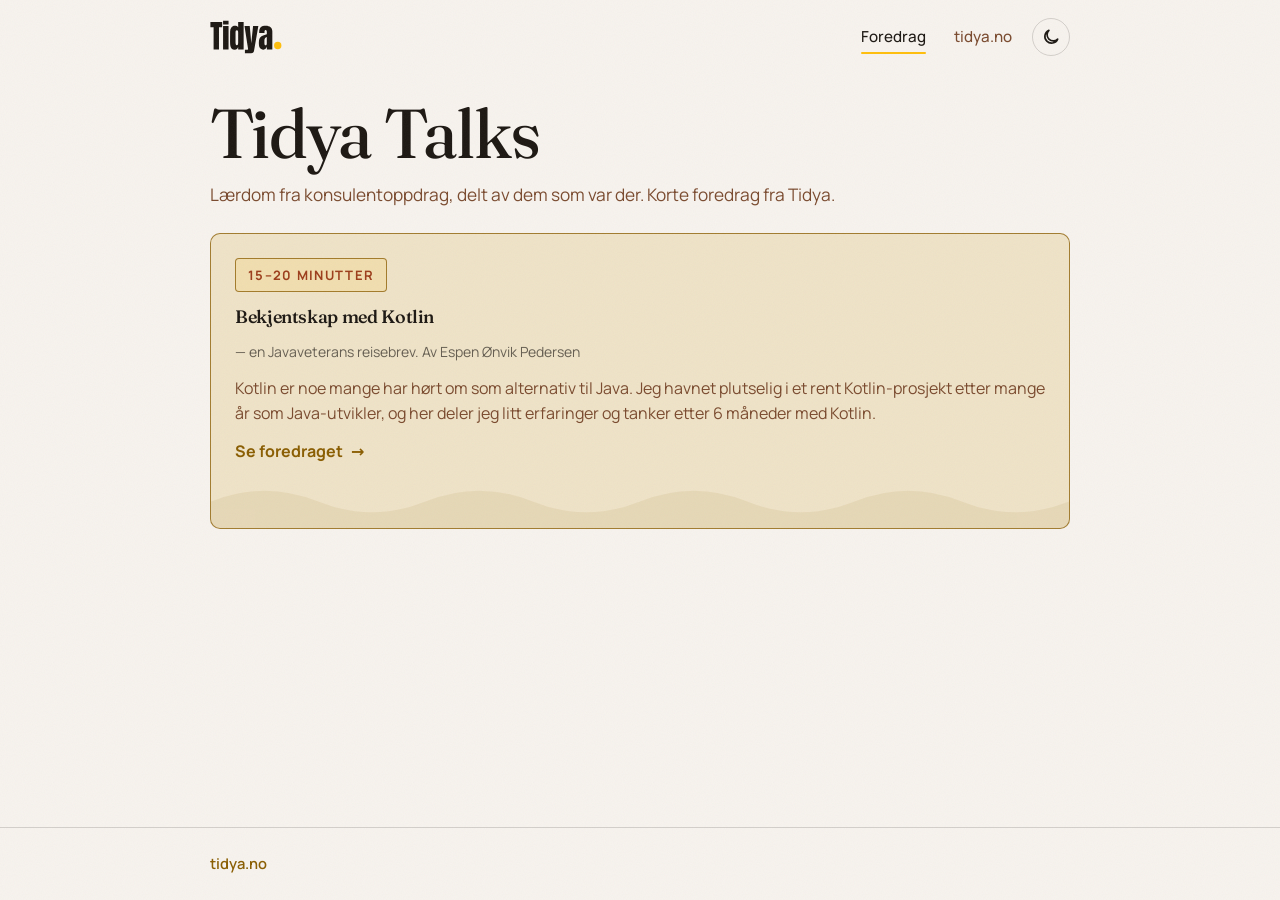
<file: index.html>
<!DOCTYPE html>
<html lang="nb">
<head>
	<meta charset="utf-8">
	<meta name="viewport" content="width=device-width, initial-scale=1, viewport-fit=cover">
	<title>Tidya Talks</title>
	<meta name="description" content="Lærdom fra konsulentoppdrag, delt av dem som var der. Korte foredrag fra Tidya.">
	<meta name="theme-color" content="#1a1816" media="(prefers-color-scheme: dark)">
	<meta name="theme-color" content="#f7f3ee" media="(prefers-color-scheme: light)">
	<script>try{var t=localStorage.getItem('tidya-talks-theme');if(t==='light'||t==='dark')document.documentElement.setAttribute('data-theme',t)}catch(e){}</script>
	<link rel="icon" href="brand/favicon.ico" sizes="32x32">
	<link rel="icon" href="brand/favicon.svg" type="image/svg+xml">
	<link rel="apple-touch-icon" href="brand/apple-touch-icon.png">
	<link rel="stylesheet" href="tokens.css">
	<link rel="stylesheet" href="components.css">
	<link rel="stylesheet" href="talks.css">
</head>
<body class="editorial">
<div class="grain" aria-hidden="true"></div>

<header class="site-header">
	<div class="site-header-inner">
		<a class="site-brand" href="./">
			<span class="logo">
				<img class="logo-for-dark" src="brand/logo-mork-bakgrunn.svg" alt="Tidya" height="32">
				<img class="logo-for-light" src="brand/logo-lys-bakgrunn.svg" alt="Tidya" height="32">
			</span>
		</a>
		<div class="site-header-actions">
			<nav class="site-nav" id="site-nav" aria-label="Hovedmeny">
				<a href="#foredrag" aria-current="page">Foredrag</a>
				<a href="https://tidya.no">tidya.no</a>
			</nav>
			<button class="theme-toggle" type="button" data-theme-toggle data-theme-key="tidya-talks-theme" aria-label="Bytt til lys modus">
				<svg class="icon-sun" width="20" height="20" viewBox="0 0 24 24" fill="none" stroke="currentColor" stroke-width="2" stroke-linecap="round" stroke-linejoin="round" aria-hidden="true"><circle cx="12" cy="12" r="4"/><path d="M12 2v2M12 20v2M4.93 4.93l1.41 1.41M17.66 17.66l1.41 1.41M2 12h2M20 12h2M6.34 17.66l-1.41 1.41M19.07 4.93l-1.41 1.41"/></svg>
				<svg class="icon-moon" width="20" height="20" viewBox="0 0 24 24" fill="none" stroke="currentColor" stroke-width="2" stroke-linecap="round" stroke-linejoin="round" aria-hidden="true"><path d="M20 14.5A8 8 0 1 1 9.5 4a6.5 6.5 0 0 0 10.5 10.5Z"/></svg>
			</button>
			<button class="site-nav-toggle" type="button" data-nav-toggle aria-label="Åpne meny" aria-expanded="false" aria-controls="site-nav">
				<svg class="icon-menu" width="22" height="22" viewBox="0 0 24 24" fill="none" stroke="currentColor" stroke-width="2" stroke-linecap="round" stroke-linejoin="round" aria-hidden="true"><path d="M4 6h16M4 12h16M4 18h16"/></svg>
				<svg class="icon-close" width="22" height="22" viewBox="0 0 24 24" fill="none" stroke="currentColor" stroke-width="2" stroke-linecap="round" stroke-linejoin="round" aria-hidden="true"><path d="M6 6l12 12M18 6L6 18"/></svg>
			</button>
		</div>
	</div>
</header>

<main class="site-header-offset">
	<section class="section-pad intro">
		<div class="container">
			<h1 class="h1" data-rise="1">Tidya Talks</h1>
			<p class="lead" data-rise="2">Lærdom fra konsulentoppdrag, delt av dem som var der. Korte foredrag fra Tidya.</p>
		</div>
	</section>

	<section class="section-pad foredrag" id="foredrag" aria-labelledby="foredrag-tittel">
		<div class="container">
			<h2 class="sr-only" id="foredrag-tittel">Foredrag</h2>
			<a class="card card-accent card-link card-wave" href="bekjentskap-med-kotlin.html" data-reveal>
				<span class="card-tag">15–20 minutter</span>
				<h3 class="h3">Bekjentskap med Kotlin</h3>
				<p class="note">— en Javaveterans reisebrev. Av Espen Ønvik Pedersen</p>
				<p class="card-body">Kotlin er noe mange har hørt om som alternativ til Java. Jeg havnet plutselig i et rent Kotlin-prosjekt etter mange år som Java-utvikler, og her deler jeg litt erfaringer og tanker etter 6 måneder med Kotlin.</p>
				<span class="card-more">Se foredraget <span class="card-arrow" aria-hidden="true">→</span></span>
			</a>
		</div>
	</section>
</main>

<footer class="site-footer">
	<div class="container site-footer-inner">
		<a href="https://tidya.no">tidya.no</a>
	</div>
</footer>

<script src="header.js"></script>
<script src="effects.js"></script>
</body>
</html>
</file>
<file: tokens.css>
/* Tidya design tokens — mørk modus er standard, lys følger OS eller data-theme="light" */

/* Selvhostede fonter (SIL OFL 1.1, se fonts/LICENSE-*.txt). Latin-subset dekker æ, ø og å. */
@font-face {
	font-family: 'Manrope';
	font-style: normal;
	font-weight: 200 800;
	font-display: swap;
	src: url('fonts/manrope-latin-wght-normal.woff2') format('woff2');
}
@font-face {
	font-family: 'Fraunces';
	font-style: normal;
	font-weight: 100 900;
	font-display: swap;
	src: url('fonts/fraunces-latin-opsz-wght-normal.woff2') format('woff2');
}

:root {
	color-scheme: dark;
	/* Mørk modus */
	--color-bg:                   #1a1816;
	--color-surface:              #272422;
	--color-text:                 #f5efe6;
	--color-text-secondary:       #d4a88f;
	--color-text-muted:           rgba(245, 239, 230, 0.55);
	--color-accent:               #ffbe0b;
	--color-accent-hover:         #ffc933;
	--color-accent-fill:          #ffbe0b;
	--color-accent-fill-hover:    #ffc933;
	--color-on-accent:            #1c1712;
	--color-label:                #e0956d;
	--color-link:                 var(--color-accent);
	--color-error:                #ff5c5c;
	--color-success:              #4cc38a;
	--color-warning:              #ff9f43;
	--color-info:                 #6cb6ff;
	--color-error-bg:             rgba(255, 82, 82, 0.12);
	--color-success-bg:           rgba(76, 195, 138, 0.12);
	--color-warning-bg:           rgba(255, 159, 67, 0.12);
	--color-info-bg:              rgba(108, 182, 255, 0.12);
	--color-border:               rgba(255, 255, 255, 0.06);
	--color-border-subtle:        rgba(255, 255, 255, 0.10);
	--color-border-control:       rgba(255, 255, 255, 0.34);
	--color-accent-border:        rgba(255, 190, 11, 0.46);
	--color-accent-bg-subtle:     rgba(255, 190, 11, 0.05);
	--color-focus-halo:            rgba(255, 190, 11, 0.18);
	--shadow-md:                  0 4px 12px rgba(0, 0, 0, 0.45);
	--shadow-lg:                  0 12px 32px rgba(0, 0, 0, 0.55);
	--color-overlay:              rgba(0, 0, 0, 0.60);

	--font-body:    'Manrope', system-ui, sans-serif;
	--font-display: 'Fraunces', Georgia, serif;

	--text-xs:   0.8125rem;
	--text-sm:   0.875rem;
	--text-base: 1rem;
	--text-lg:   1.125rem;
	--text-xl:   1.35rem;
	--text-2xl:  1.5rem;
	--text-3xl:  clamp(2rem, 5vw, 3rem);
	--text-display: clamp(2.5rem, 7vw, 4.5rem);

	--leading-tight:  1.2;
	--leading-normal: 1.6;

	--font-mono: ui-monospace, 'SFMono-Regular', Menlo, Consolas, monospace;

	--r-sm: 4px;
	--r-md: 6px;
	--r-lg: 8px;
	--r-xl: 10px;

	--space-1: 4px;
	--space-2: 8px;
	--space-3: 12px;
	--space-4: 16px;
	--space-5: 24px;
	--space-6: 32px;
	--space-7: 48px;

	--t-fast: 0.15s ease;
	--t-lift: 0.1s ease;
	--ease-out: cubic-bezier(0.22, 1, 0.36, 1);
}

@media (prefers-color-scheme: light) {
	:root:not([data-theme="dark"]) {
		color-scheme: light;
		--color-bg:                   #f7f3ee;
		--color-surface:              #ede8e1;
		--color-text:                 #1c1712;
		--color-text-secondary:       #7a4a2e;
		--color-text-muted:           rgba(28, 23, 18, 0.65);
		--color-accent:               #8a5d00;
		--color-accent-hover:         #6b4900;
		--color-accent-fill:          #ffbe0b;
		--color-accent-fill-hover:    #f0a800;
		--color-on-accent:            #1c1712;
		--color-label:                #9c3d1a;
		--color-error:                #c41c1c;
		--color-success:              #17703f;
		--color-warning:              #9a4d00;
		--color-info:                 #1a5a9e;
		--color-error-bg:             rgba(200, 32, 32, 0.08);
		--color-success-bg:           rgba(23, 112, 63, 0.10);
		--color-warning-bg:           rgba(154, 77, 0, 0.10);
		--color-info-bg:              rgba(26, 90, 158, 0.10);
		--color-border:               rgba(28, 23, 18, 0.10);
		--color-border-subtle:        rgba(28, 23, 18, 0.16);
		--color-border-control:       rgba(28, 23, 18, 0.49);
		--color-accent-border:        rgba(138, 93, 0, 0.76);
		--color-accent-bg-subtle:     rgba(255, 190, 11, 0.12);
		--color-focus-halo:            rgba(255, 190, 11, 0.45);
		--shadow-md:                  0 4px 12px rgba(28, 23, 18, 0.16);
		--shadow-lg:                  0 12px 32px rgba(28, 23, 18, 0.16);
		--color-overlay:              rgba(28, 23, 18, 0.45);
	}
}

:root[data-theme="light"] {
	color-scheme: light;
	--color-bg:                   #f7f3ee;
	--color-surface:              #ede8e1;
	--color-text:                 #1c1712;
	--color-text-secondary:       #7a4a2e;
	--color-text-muted:           rgba(28, 23, 18, 0.65);
	--color-accent:               #8a5d00;
	--color-accent-hover:         #6b4900;
	--color-accent-fill:          #ffbe0b;
	--color-accent-fill-hover:    #f0a800;
	--color-on-accent:            #1c1712;
	--color-label:                #9c3d1a;
	--color-error:                #c41c1c;
	--color-success:              #17703f;
	--color-warning:              #9a4d00;
	--color-info:                 #1a5a9e;
	--color-error-bg:             rgba(200, 32, 32, 0.08);
	--color-success-bg:           rgba(23, 112, 63, 0.10);
	--color-warning-bg:           rgba(154, 77, 0, 0.10);
	--color-info-bg:              rgba(26, 90, 158, 0.10);
	--color-border:               rgba(28, 23, 18, 0.10);
	--color-border-subtle:        rgba(28, 23, 18, 0.16);
	--color-border-control:       rgba(28, 23, 18, 0.49);
	--color-accent-border:        rgba(138, 93, 0, 0.76);
	--color-accent-bg-subtle:     rgba(255, 190, 11, 0.12);
	--color-focus-halo:            rgba(255, 190, 11, 0.45);
	--shadow-md:                  0 4px 12px rgba(28, 23, 18, 0.16);
	--shadow-lg:                  0 12px 32px rgba(28, 23, 18, 0.16);
	--color-overlay:              rgba(28, 23, 18, 0.45);
}
</file>
<file: components.css>
/* Tidya komponenter: ren CSS uten byggesteg. Krever tokens.css.
   Fungerer i server-rendret HTML (htmx, Thymeleaf, JTE) og i React. */

/* Base */
*, *::before, *::after { box-sizing: border-box; margin: 0; padding: 0; }

body {
	background: var(--color-bg);
	color: var(--color-text);
	font-family: var(--font-body);
	font-size: var(--text-base);
	line-height: var(--leading-normal);
	-webkit-font-smoothing: antialiased;
	transition: background var(--t-fast), color var(--t-fast);
}

a { color: var(--color-link); text-decoration: underline; text-decoration-thickness: 1px; text-underline-offset: 2px; transition: color var(--t-fast); }
a:hover { color: var(--color-accent-hover); }
:focus-visible { outline: 2px solid var(--color-accent-border); outline-offset: 2px; }
.tnum { font-variant-numeric: tabular-nums; }
.sr-only { position: absolute; width: 1px; height: 1px; overflow: hidden; clip: rect(0 0 0 0); white-space: nowrap; }

/* Typografi */
.h1 { font-size: var(--text-3xl); font-weight: 700; line-height: 1.1; letter-spacing: -0.02em; }
.h2 { font-size: var(--text-xl); font-weight: 600; line-height: var(--leading-tight); letter-spacing: -0.01em; }
.display { font-family: var(--font-display); font-size: var(--text-display); font-weight: 700; line-height: 1.05; text-wrap: balance; }
.h3 { font-size: var(--text-lg); font-weight: 600; line-height: 1.4; }
.h4 { font-size: var(--text-base); font-weight: 600; line-height: 1.4; }
/* Redaksjonell modus (forsider, markedsføring): class="editorial" på body eller main gir Fraunces på .h1–.h3, .display og tall i kort.
   Skjema, tabeller, dialoger og knapper forblir Manrope. Apper utelater den. */
.editorial :is(.h1, .h2, .h3, .display, .card-stat-number) { font-family: var(--font-display); letter-spacing: -0.02em; }
.editorial :is(.h2, .card-stat-number) { font-weight: 480; }
.editorial .h3 { font-weight: 540; }
.editorial :is(.h1, .display) { font-size: clamp(2.5rem, 5.4vw, 4.5rem); font-weight: 460; letter-spacing: -0.025em; line-height: 1.04; }
.editorial .h2 { font-size: clamp(2rem, 4.4vw, 3.2rem); line-height: 1.1; max-width: 22ch; }

/* Knapper: som på tidya.no. Store som standard, btn-sm for tette flater (skjema, tabeller), btn-arrow for pil som glir ved hover */
.btn-primary, .btn-danger, .btn-ghost {
	display: inline-flex; align-items: center; justify-content: center; gap: 0.6rem;
	padding: 0.95rem 1.5rem; font-family: inherit; font-size: var(--text-base); font-weight: 600; letter-spacing: 0.01em;
	border-radius: var(--r-md); cursor: pointer;
	transition: background var(--t-fast), border-color var(--t-fast), box-shadow var(--t-fast), transform var(--t-lift);
}
.btn-primary { background: var(--color-accent-fill); color: var(--color-on-accent); border: none; }
.btn-primary:hover { background: var(--color-accent-fill-hover); }
.btn-primary:active, .btn-ghost:active { transform: translateY(0); }
.btn-danger { background: var(--color-error); color: var(--color-bg); border: none; }
.btn-danger:hover { background: color-mix(in srgb, var(--color-error) 85%, var(--color-text)); }
.btn-ghost {
	background: color-mix(in srgb, var(--color-bg) 55%, transparent); color: var(--color-accent);
	border: 1px solid var(--color-accent-border); -webkit-backdrop-filter: blur(6px); backdrop-filter: blur(6px);
}
.btn-ghost:hover { background: var(--color-accent-bg-subtle); border-color: var(--color-accent-border); transform: translateY(-1px); }
.btn-ghost:focus-visible { outline: none; border-color: var(--color-accent); box-shadow: 0 0 0 2px var(--color-focus-halo); }
.btn-primary:disabled, .btn-danger:disabled, .btn-ghost:disabled { opacity: 0.4; cursor: not-allowed; transform: none; }
.btn-sm { padding: 0.5rem 0.9rem; gap: 6px; font-size: var(--text-sm); }
.btn-arrow { display: inline-block; transition: transform 0.3s var(--ease-out); }
.btn-primary:hover .btn-arrow, .btn-ghost:hover .btn-arrow { transform: translateX(4px); }

/* Lenke som knapp: <a class="btn-…"> skal ikke arve lenkestilen (understrek, hover-farge) */
a.btn-primary, a.btn-ghost, a.btn-danger { text-decoration: none; }
a.btn-primary:hover { color: var(--color-on-accent); }
a.btn-ghost:hover { color: var(--color-accent); }
a.btn-danger:hover { color: var(--color-bg); }

.btn-danger-link {
	background: none; border: none; color: var(--color-error);
	font-size: var(--text-sm); cursor: pointer; padding: var(--space-1) var(--space-2);
	font-family: inherit; transition: opacity var(--t-fast);
}
.btn-danger-link:hover { opacity: 0.7; }

/* Logo som følger modus: begge <img> i en .logo, .logo-for-dark er lys logo for mørk bakgrunn */
.logo img { display: block; }
.logo .logo-for-light { display: none; }
@media (prefers-color-scheme: light) {
	:root:not([data-theme="dark"]) .logo .logo-for-dark { display: none; }
	:root:not([data-theme="dark"]) .logo .logo-for-light { display: block; }
}
:root[data-theme="light"] .logo .logo-for-dark { display: none; }
:root[data-theme="light"] .logo .logo-for-light { display: block; }

/* Header: fast øverst, gjennomsiktig i toppen og tåkete med bunnlinje etter scroll (header.js setter data-scrolled).
   Logo til venstre, meny og temabryter til høyre. Under 720 px blir menyen en nedtrekksmeny (data-nav-toggle).
   iOS Safari farger statuslinjen fra det faste elementet øverst, så: dekkende bakgrunn ved scroll på iOS,
   bakgrunn på html, og ingen skjermfyllende fixed-lag (som grain) rett over headeren. Se DESIGN.md.
   Headeren tar ingen plass i flyten: gi første innhold .site-header-offset (4,6 rem). */
html { background: var(--color-bg); scroll-padding-top: 5.5rem; }
.site-header {
	position: fixed; top: 0; left: 0; right: 0; z-index: 100;
	transition: background 0.4s, box-shadow 0.4s, backdrop-filter 0.4s;
}
.site-header[data-scrolled] {
	background: color-mix(in srgb, var(--color-bg) 80%, transparent);
	-webkit-backdrop-filter: blur(14px); backdrop-filter: blur(14px);
	box-shadow: 0 1px 0 var(--color-border-subtle);
}
@supports (-webkit-touch-callout: none) {
	.site-header[data-scrolled] { background: var(--color-bg); -webkit-backdrop-filter: none; backdrop-filter: none; }
}
.site-header-offset { padding-top: 4.6rem; }
.site-header-inner {
	width: min(var(--site-width, 860px), 100% - 2 * var(--space-4)); margin: 0 auto; padding: 1.1rem 0;
	display: flex; align-items: center; justify-content: space-between; gap: var(--space-4);
}
.site-brand { display: inline-flex; align-items: center; text-decoration: none; }
.site-brand .logo img { height: 2.1rem; width: auto; transition: transform 0.3s var(--ease-out); }
.site-brand:hover .logo img { transform: translateY(-2px); }
.site-header-actions { display: flex; align-items: center; gap: 0.6rem; }

/* Menyen: lenker (<a>) og handlinger som ser ut som lenker (.link-button, f.eks. Logg ut). Understrek glir inn ved hover og fokus,
   aria-current="page" har den hele tiden */
.site-nav { display: flex; align-items: center; gap: 1.8rem; margin-right: 0.6rem; }
.site-nav a, .site-nav .link-button {
	position: relative; color: var(--color-text-secondary); text-decoration: none;
	font-size: 0.95rem; font-weight: 500; transition: color 0.25s;
}
.site-nav a::after, .site-nav .link-button::after {
	content: ""; position: absolute; left: 0; bottom: -5px; height: 2px; width: 100%;
	background: var(--color-accent-fill); border-radius: 2px;
	transform: scaleX(0); transform-origin: right; transition: transform 0.35s var(--ease-out);
}
.site-nav a:hover, .site-nav .link-button:hover, .site-nav a[aria-current="page"] { color: var(--color-text); }
.site-nav a:hover::after, .site-nav .link-button:hover::after, .site-nav a:focus-visible::after, .site-nav .link-button:focus-visible::after,
.site-nav a[aria-current="page"]::after { transform: scaleX(1); transform-origin: left; }

.site-nav-toggle {
	display: none; align-items: center; justify-content: center; position: relative;
	width: 2.4rem; height: 2.4rem; background: none; border: none; border-radius: var(--r-lg);
	color: var(--color-text); cursor: pointer; transition: background var(--t-fast);
}
.site-nav-toggle:hover { background: color-mix(in srgb, var(--color-text) 6%, transparent); }
.site-nav-toggle .icon-close, .site-nav-toggle[aria-expanded="true"] .icon-menu { display: none; }
.site-nav-toggle[aria-expanded="true"] .icon-close { display: block; }

/* Temabryter: rund, ikonet viser modusen man bytter til (sol i mørk, måne i lys). header.js setter data-theme og husker valget */
.theme-toggle {
	display: inline-flex; align-items: center; justify-content: center; position: relative; flex: none;
	width: 2.4rem; height: 2.4rem; border: 1px solid var(--color-border-subtle); border-radius: 999px;
	background: none; color: var(--color-text); cursor: pointer;
	transition: background var(--t-fast), border-color var(--t-fast);
}
.theme-toggle:hover { background: var(--color-accent-bg-subtle); border-color: var(--color-accent-border); }
.theme-toggle svg {
	--on: 1; position: absolute; top: 50%; left: 50%; opacity: var(--on);
	transform: translate(-50%, -50%) rotate(calc((1 - var(--on)) * 70deg)) scale(calc(0.4 + 0.6 * var(--on)));
	transition: transform 0.45s var(--ease-out), opacity 0.35s var(--ease-out);
}
.theme-toggle .icon-moon { --on: 0; }
@media (prefers-color-scheme: light) {
	:root:not([data-theme="dark"]) .theme-toggle .icon-sun { --on: 0; }
	:root:not([data-theme="dark"]) .theme-toggle .icon-moon { --on: 1; }
}
:root[data-theme="light"] .theme-toggle .icon-sun { --on: 0; }
:root[data-theme="light"] .theme-toggle .icon-moon { --on: 1; }

.link-button {
	background: none; border: none; padding: 0; font: inherit; cursor: pointer;
	color: var(--color-link); text-decoration: underline; text-decoration-thickness: 1px; text-underline-offset: 2px;
	transition: color var(--t-fast);
}
.link-button:hover { color: var(--color-accent-hover); }
.link-button:disabled { opacity: 0.4; cursor: not-allowed; }

@media (max-width: 720px) {
	.site-nav { flex-wrap: wrap; gap: var(--space-3) var(--space-4); margin-right: 0; }
	.site-header[data-js] .site-nav-toggle { display: inline-flex; }
	.site-header[data-js] .site-nav {
		display: none; position: absolute; top: 100%; left: 0; right: 0; flex-direction: column; align-items: stretch; gap: 0;
		background: var(--color-bg); border-top: 1px solid var(--color-border-subtle); box-shadow: var(--shadow-md);
	}
	.site-header[data-js] .site-nav[data-open] { display: flex; }
	.site-header[data-js] .site-nav a, .site-header[data-js] .site-nav .link-button {
		padding: 1rem var(--space-5); border-bottom: 1px solid var(--color-border-subtle); text-align: left;
	}
	.site-header[data-js] .site-nav a::after, .site-header[data-js] .site-nav .link-button::after { display: none; }
	.site-header[data-js] .site-nav a[aria-current="page"] { color: var(--color-accent); }
}

/* Skjema */
.field { display: flex; flex-direction: column; gap: var(--space-1); }
.note { font-size: var(--text-sm); color: var(--color-text-muted); }
.stack { display: flex; flex-direction: column; gap: var(--space-4); }
.dialog-title + .stack, .dialog-body + .stack { margin-top: var(--space-4); }
.stack > .dialog-actions { margin-top: var(--space-2); }
.label { font-size: var(--text-sm); font-weight: 600; }
.hint { font-size: var(--text-xs); color: var(--color-text-muted); }
.field-error { font-size: var(--text-xs); color: var(--color-error); }

.input, .select, .textarea {
	width: 100%; padding: 0.5rem 0.75rem; font-size: var(--text-base); font-family: inherit;
	background: var(--color-bg); color: var(--color-text);
	border: 1px solid var(--color-border-control); border-radius: var(--r-lg);
	transition: border-color var(--t-fast), box-shadow var(--t-fast);
}
.textarea { min-height: 7rem; resize: vertical; }
.input::placeholder, .textarea::placeholder { color: var(--color-text-muted); }
.input:focus-visible, .select:focus-visible, .textarea:focus-visible {
	outline: none; border-color: var(--color-accent); box-shadow: 0 0 0 2px var(--color-focus-halo);
}
.input[aria-invalid="true"], .select[aria-invalid="true"], .textarea[aria-invalid="true"] { border-color: var(--color-error); }
.input[aria-invalid="true"]:focus-visible, .select[aria-invalid="true"]:focus-visible, .textarea[aria-invalid="true"]:focus-visible {
	box-shadow: 0 0 0 2px color-mix(in srgb, var(--color-error) 28%, transparent);
}
.input:disabled, .select:disabled, .textarea:disabled { opacity: 0.5; cursor: not-allowed; background: var(--color-surface); }

.check { display: flex; align-items: center; gap: var(--space-2); cursor: pointer; }
.check input:not(.switch) { width: 16px; height: 16px; accent-color: var(--color-accent-fill); cursor: pointer; }
.check input:disabled { cursor: not-allowed; }

.switch {
	appearance: none; position: relative; width: 36px; height: 20px; flex-shrink: 0;
	background: var(--color-bg); border: 1px solid var(--color-border-control); border-radius: 999px;
	cursor: pointer; transition: background var(--t-fast), border-color var(--t-fast);
}
.switch::before {
	content: ""; position: absolute; top: 2px; left: 2px; width: 14px; height: 14px; border-radius: 50%;
	background: var(--color-text-muted); transition: transform var(--t-fast), background var(--t-fast);
}
.switch:checked { background: var(--color-accent-fill); border-color: var(--color-accent-fill); }
.switch:checked::before { transform: translateX(16px); background: var(--color-on-accent); }
.switch:disabled { opacity: 0.5; cursor: not-allowed; }

/* Byggesteiner for forsider og markedsføring (brukes sammen med editorial). container: innholdsbredde, section-pad: luft mellom seksjoner,
   kicker: liten etikett over overskriften, lead: ingress, site-footer: bunnlinje. */
.container { width: min(var(--site-width, 1160px), 100% - 2.5rem); margin-inline: auto; }
.section-pad { padding: 5.5rem 0; }
@media (max-width: 720px) { .section-pad { padding: 4rem 0; } }
.kicker { margin-bottom: var(--space-4); font-size: 0.82rem; font-weight: 700; letter-spacing: 0.12em; text-transform: uppercase; color: var(--color-label); }
.lead { margin-top: 1.1rem; max-width: 56ch; font-size: 1.08rem; color: var(--color-text-secondary); }
.site-footer { border-top: 1px solid var(--color-border-subtle); padding: 3rem 0 3.5rem; font-size: 0.92rem; color: var(--color-text-secondary); }
.site-footer-inner { display: flex; flex-wrap: wrap; gap: 2rem; justify-content: space-between; align-items: flex-end; }
.site-footer strong { color: var(--color-text); font-weight: 600; }
.site-footer a { color: var(--color-link); font-weight: 600; text-decoration: none; }
.site-footer a:hover { text-decoration: underline; }
::selection { background: color-mix(in srgb, var(--color-accent-fill) 18%, transparent); }

/* Kornet tekstur over siden. Må være en ekte <div class="grain" aria-hidden="true"> rett etter <body>, ikke body::after: iOS Safari
   farger statuslinjen fra det faste elementet øverst, regner pseudo-elementer som <body>, og hopper bare over ekte elementer med
   opacity under 0,1 og pointer-events: none. */
.grain {
	position: fixed; inset: 0; pointer-events: none; z-index: 999; opacity: 0.05;
	background-image: url("data:image/svg+xml,%3Csvg xmlns='http://www.w3.org/2000/svg' width='120' height='120'%3E%3Cfilter id='n'%3E%3CfeTurbulence type='fractalNoise' baseFrequency='0.9' numOctaves='2'/%3E%3C/filter%3E%3Crect width='120' height='120' filter='url(%23n)'/%3E%3C/svg%3E");
}

/* Effekter (valgfritt, effects.js for de som trenger JS). Attributter, ikke klasser:
   data-rise="1–4": hero-innkomst ved lasting, i trinn (bare CSS). data-reveal: kommer inn når den scrolles til (effects.js).
   data-sweep på <em>: markeringsstrek som sveiper inn bak ordet. data-tilt + .card-glow: glød og tilt på kort. data-count, data-magnetic: se effects.js. */
@keyframes rise { from { opacity: 0; transform: translateY(28px); } }
@keyframes reveal { from { opacity: 0; transform: translateY(34px); } }
@keyframes sweep { to { transform: scaleX(1); } }
[data-rise] { animation: rise 0.9s var(--ease-out) backwards; }
[data-rise="2"] { animation-delay: 0.25s; }
[data-rise="3"] { animation-delay: 0.4s; }
[data-rise="4"] { animation-delay: 0.55s; }
[data-rise="1"] { animation-delay: 0.1s; }
:root[data-effects] [data-reveal]:not([data-in]) { opacity: 0; }
[data-reveal][data-in] { animation: reveal 0.9s var(--ease-out) backwards; }
[data-reveal][data-in]:nth-child(2) { animation-delay: 0.12s; }
[data-reveal][data-in]:nth-child(3) { animation-delay: 0.24s; }
[data-sweep] { position: relative; z-index: 1; padding: 0 0.05em; font-style: normal; white-space: nowrap; }
[data-sweep]::before {
	content: ""; position: absolute; left: -0.06em; right: -0.06em; top: 16%; bottom: 12%; z-index: -1;
	background: color-mix(in srgb, var(--color-accent-fill) 26%, transparent); border-radius: 0.2em;
	transform: scaleX(0); transform-origin: left center; animation: sweep 0.6s var(--ease-out) 1.05s forwards;
}
[data-tilt] { transform-style: preserve-3d; transition: box-shadow 0.4s; }
[data-tilt]:hover { box-shadow: var(--shadow-lg); }
.card-glow {
	position: absolute; inset: -1px; border-radius: inherit; pointer-events: none; opacity: 0; transition: opacity 0.4s;
	background: radial-gradient(420px circle at var(--mx, 50%) var(--my, 50%), color-mix(in srgb, var(--color-accent-fill) 10%, transparent), transparent 60%);
}
[data-tilt]:hover .card-glow { opacity: 1; }
.card-accent .card-glow { background: radial-gradient(420px circle at var(--mx, 50%) var(--my, 50%), color-mix(in srgb, var(--color-accent-fill) 16%, transparent), transparent 60%); }

/* Kort. Grunnkortet er flatt og rolig (også for skjema). Varianter: card-accent (amber tone), card-link (hele kortet er en lenke),
   card-stat (stort tall), card-wave (bølge nederst), card-feature (romslig, med card-icon). Løft og skygge bare på card-link.
   section-alt gir en flate bak kortene og snur dem automatisk til --color-bg, så seksjonene alternerer. */
.card { position: relative; background: var(--color-surface); border: 1px solid var(--color-border); border-radius: var(--r-xl); padding: 1.5rem; }
.card-title { font-size: var(--text-xs); font-weight: 600; text-transform: uppercase; letter-spacing: 0.07em; color: var(--color-label); margin-bottom: var(--space-3); }
.card-body { font-size: var(--text-base); color: var(--color-text-secondary); }
.card-accent { background: linear-gradient(var(--color-accent-bg-subtle), var(--color-accent-bg-subtle)), var(--color-surface); border-color: var(--color-accent-border); }
.section-alt { background: var(--color-surface); }
.section-alt .card { background: var(--color-bg); }
.section-alt .card-accent { background: linear-gradient(var(--color-accent-bg-subtle), var(--color-accent-bg-subtle)), var(--color-bg); }
.card-grid { display: grid; grid-template-columns: repeat(auto-fit, minmax(min(100%, 16rem), 1fr)); gap: var(--space-4); }

.card-feature { padding: 2.2rem 2rem; }
.card-feature .h3 { font-size: var(--text-xl); }
.card-feature .card-body { margin-top: 0.6rem; font-size: var(--text-base); }
.card-icon {
	width: 52px; height: 52px; border-radius: var(--r-lg); display: grid; place-items: center; margin-bottom: 1.4rem;
	background: var(--color-accent-bg-subtle); border: 1px solid var(--color-accent-border); color: var(--color-accent);
}
.card-tag {
	align-self: flex-start; font-size: var(--text-xs); font-weight: 700; letter-spacing: 0.1em; text-transform: uppercase;
	padding: 0.35rem 0.75rem; border-radius: var(--r-sm);
	background: var(--color-accent-bg-subtle); border: 1px solid var(--color-accent-border); color: var(--color-label);
}

/* Ikke-klikkbare kort som skal løfte seg ved hover (forsider): card-lift. Klikkbare kort bruker card-link */
.card-lift { transition: transform 0.4s var(--ease-out), box-shadow 0.4s; }
.card-lift:hover { transform: translateY(-6px); box-shadow: var(--shadow-lg); }

/* Kort som lenke: <a class="card card-link">. Løfter seg og får skygge, pilen glir */
.card-link {
	display: flex; flex-direction: column; gap: var(--space-3); overflow: hidden; text-decoration: none; color: var(--color-text);
	transition: transform 0.4s var(--ease-out), box-shadow 0.4s;
}
.card-link:hover { color: var(--color-text); transform: translateY(-6px); box-shadow: var(--shadow-lg); }
.card-more { margin-top: auto; display: inline-flex; align-items: center; gap: var(--space-2); font-weight: 700; color: var(--color-accent); }
.card-arrow { transition: transform 0.3s var(--ease-out); }
.card-link:hover .card-arrow { transform: translateX(5px); }

/* Bølge nederst: en maske i --color-accent, så den følger modus */
.card-wave { padding-bottom: 6rem; overflow: hidden; }
.card-wave::after {
	content: ""; position: absolute; left: 0; right: 0; bottom: 0; height: 58px; pointer-events: none;
	background: var(--color-accent); opacity: 0.08;
	-webkit-mask: url("data:image/svg+xml,%3Csvg xmlns='http://www.w3.org/2000/svg' viewBox='0 0 400 70' preserveAspectRatio='none'%3E%3Cpath d='M0 38 Q 25 12 50 38 T 100 38 T 150 38 T 200 38 T 250 38 T 300 38 T 350 38 T 400 38 V70 H0 Z'/%3E%3C/svg%3E") center / 100% 100% no-repeat;
	mask: url("data:image/svg+xml,%3Csvg xmlns='http://www.w3.org/2000/svg' viewBox='0 0 400 70' preserveAspectRatio='none'%3E%3Cpath d='M0 38 Q 25 12 50 38 T 100 38 T 150 38 T 200 38 T 250 38 T 300 38 T 350 38 T 400 38 V70 H0 Z'/%3E%3C/svg%3E") center / 100% 100% no-repeat;
}

/* Nøkkeltall: stort tall, tekst, og en strek som vokser fra bunnen ved hover */
.card-stat { overflow: hidden; padding: 2.2rem 2rem; }
.card-stat::before {
	content: ""; position: absolute; left: 0; top: 0; bottom: 0; width: 4px;
	background: linear-gradient(var(--color-accent), var(--color-label));
	transform: scaleY(0); transform-origin: bottom; transition: transform 0.5s var(--ease-out);
}
.card-stat:hover::before { transform: scaleY(1); }
.card-stat-number { font-size: clamp(2.8rem, 5vw, 4rem); font-weight: 700; line-height: 1; font-variant-numeric: tabular-nums; }
.card-stat-unit { color: var(--color-accent); font-size: 0.6em; }

.quote { border-left: 3px solid var(--color-accent-fill); padding-left: 1rem; }
.quote p { font-size: 1rem; line-height: 1.55; }
.quote cite { font-size: var(--text-xs); color: var(--color-text-secondary); letter-spacing: 0.02em; margin-top: 4px; display: block; }

/* Meldinger */
.alert {
	--alert-color: var(--color-info); --alert-bg: var(--color-info-bg);
	display: flex; gap: var(--space-3); align-items: flex-start;
	padding: var(--space-3) var(--space-4); border-radius: var(--r-lg);
	background: var(--alert-bg); border: 1px solid var(--alert-color);
}
.alert.success { --alert-color: var(--color-success); --alert-bg: var(--color-success-bg); }
.alert.warning { --alert-color: var(--color-warning); --alert-bg: var(--color-warning-bg); }
.alert.error { --alert-color: var(--color-error); --alert-bg: var(--color-error-bg); }
.alert-icon {
	flex-shrink: 0; width: 20px; height: 20px; border-radius: 50%;
	background: var(--alert-color); color: var(--color-bg);
	display: inline-flex; align-items: center; justify-content: center;
	font-size: 12px; font-weight: 700; line-height: 1;
}
.alert-title { font-weight: 600; }
.alert-body { color: var(--color-text-secondary); font-size: var(--text-sm); }

/* Dialog: native <dialog>, åpnes med showModal() */
.dialog {
	margin: auto; padding: var(--space-5); width: min(420px, calc(100% - 2 * var(--space-4)));
	background: var(--color-surface); color: var(--color-text);
	border: 1px solid var(--color-border-subtle); border-radius: var(--r-xl); box-shadow: var(--shadow-lg);
}
.dialog::backdrop { background: var(--color-overlay); }
.dialog-title { font-size: var(--text-lg); font-weight: 600; line-height: 1.4; margin-bottom: var(--space-2); }
.dialog-body { color: var(--color-text-secondary); }
.dialog-actions { display: flex; justify-content: flex-end; gap: var(--space-2); margin-top: var(--space-5); }

/* Tabell */
.table-wrap { overflow-x: auto; border: 1px solid var(--color-border-subtle); border-radius: var(--r-xl); }
.table { width: 100%; border-collapse: collapse; font-size: var(--text-base); }
.table th {
	text-align: left; white-space: nowrap; padding: var(--space-2) var(--space-3);
	font-size: var(--text-xs); font-weight: 700; text-transform: uppercase; letter-spacing: 0.08em;
	color: var(--color-text-muted); border-bottom: 1px solid var(--color-accent-border);
}
.table td { padding: var(--space-2) var(--space-3); border-bottom: 1px solid var(--color-border); vertical-align: middle; }
.table tbody tr:last-child td { border-bottom: none; }
.table tbody tr:hover { background: var(--color-accent-bg-subtle); }
.table .num { text-align: right; font-variant-numeric: tabular-nums; }
.table th a { color: inherit; text-decoration: none; }
.table th a:hover { color: var(--color-text); text-decoration: underline; }
.table th[aria-sort="ascending"] a::after { content: " ↑"; }
.table th[aria-sort="descending"] a::after { content: " ↓"; }
.table-empty { text-align: center; color: var(--color-text-muted); padding: var(--space-6) var(--space-4); }

/* htmx-tilstander: forutsetter standard htmx-klasser */
.spinner {
	display: inline-block; width: 12px; height: 12px; border-radius: 50%;
	border: 2px solid currentColor; border-top-color: transparent; animation: spin 0.7s linear infinite;
}
@keyframes spin { to { transform: rotate(360deg); } }
.htmx-request.btn-primary, .htmx-request.btn-ghost, .htmx-request.btn-danger,
.htmx-request .btn-primary[type="submit"], .htmx-request .btn-ghost[type="submit"], .htmx-request .btn-danger[type="submit"] { pointer-events: none; opacity: 0.7; }
.htmx-indicator { display: none; }
.htmx-request .htmx-indicator, .htmx-request.htmx-indicator { display: inline-flex; }
.htmx-swapping { opacity: 0.4; transition: opacity var(--t-fast); }
[aria-busy="true"] { opacity: 0.6; }

@media (prefers-reduced-motion: reduce) {
	*, *::before, *::after { transition-duration: 0.01ms !important; animation-duration: 0.01ms !important; }
	.spinner { animation: none; }
}
</file>
<file: talks.css>
/* Tidya Talks: bare det som er spesifikt for forsiden. Resten (tokens, header, kort, footer, effekter) kommer fra guiden.
   Kompakt, så forsiden får plass uten scroll på en iPad Pro (11" og 12,9", begge retninger). */
.site-header-inner, .container { --site-width: 860px; }
.intro { padding-block: var(--space-5) var(--space-5); }
.intro .lead { max-width: none; margin-top: var(--space-3); }
.foredrag { padding-block: 0 var(--space-6); }
.foredrag .card-wave { padding-bottom: 4rem; }
.site-footer { padding-block: var(--space-5); }
body { min-height: 100dvh; display: flex; flex-direction: column; }
main { flex: 1; }
</file>
